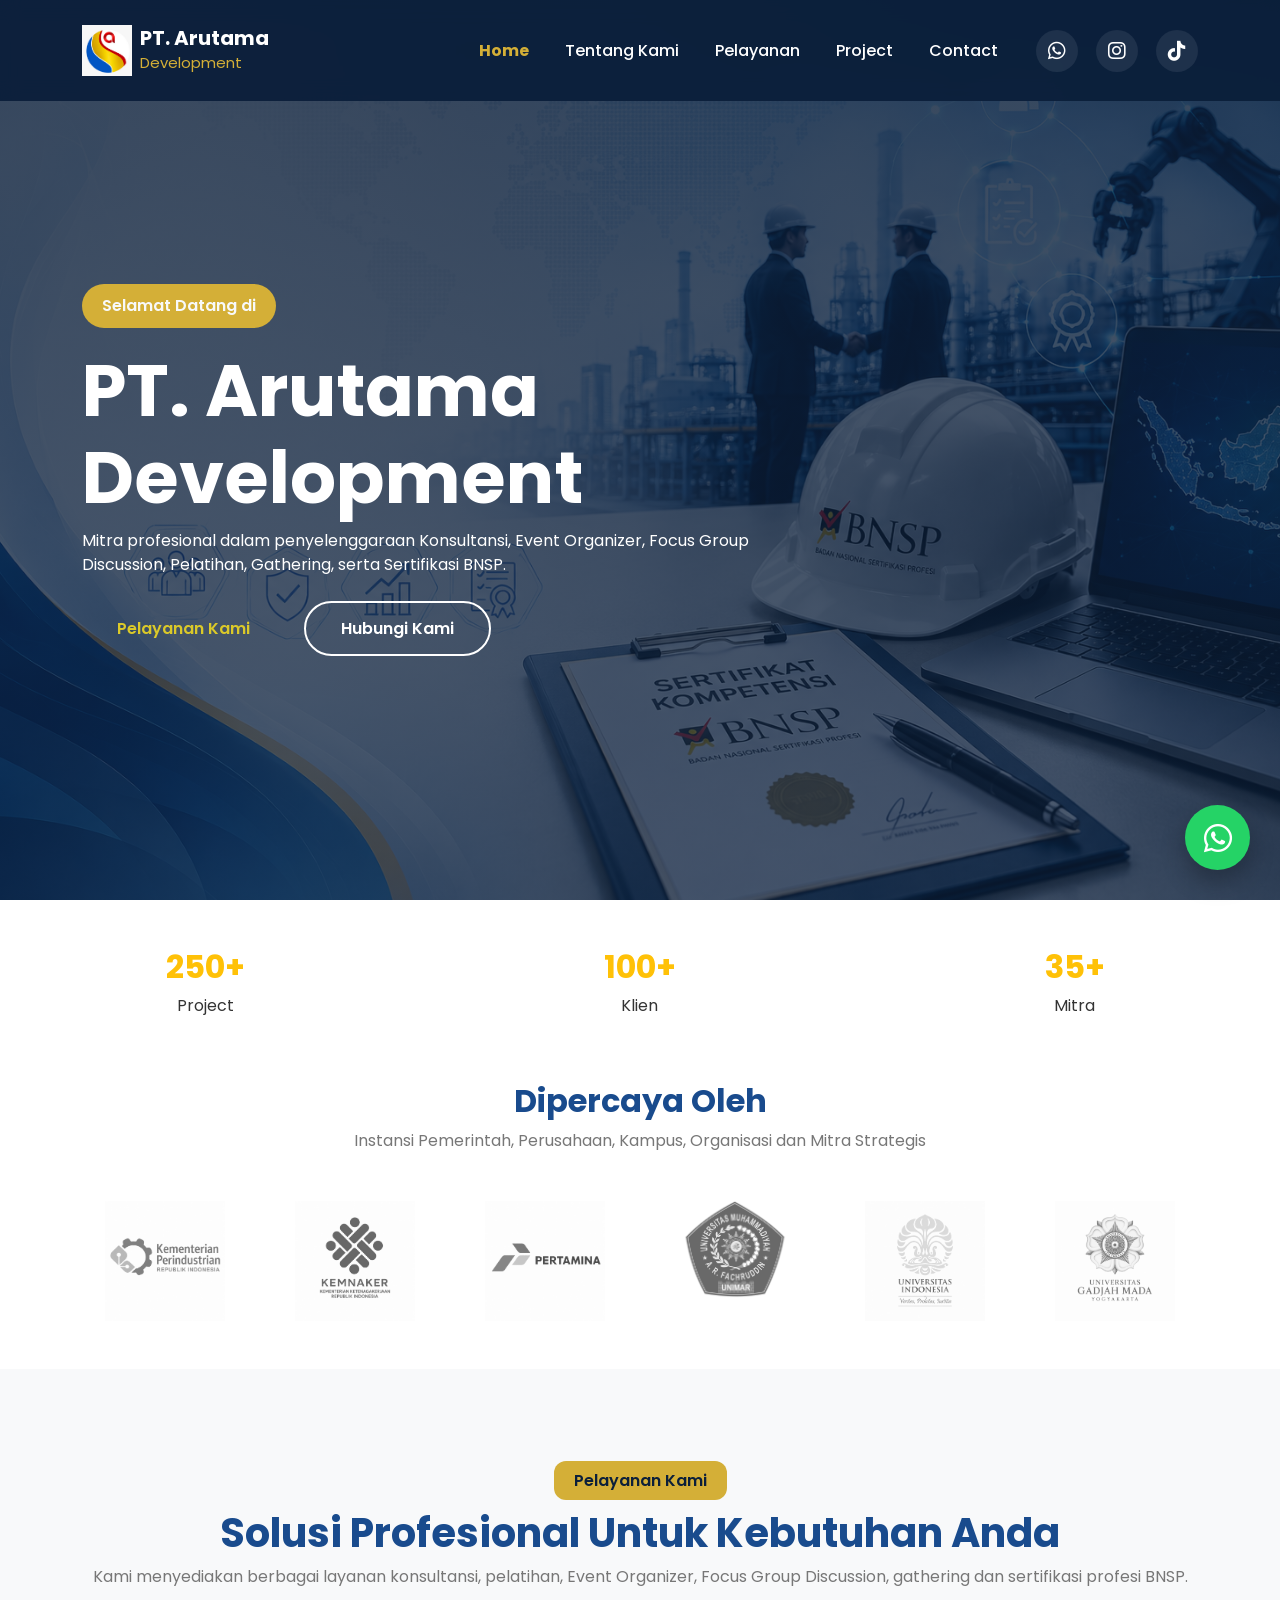
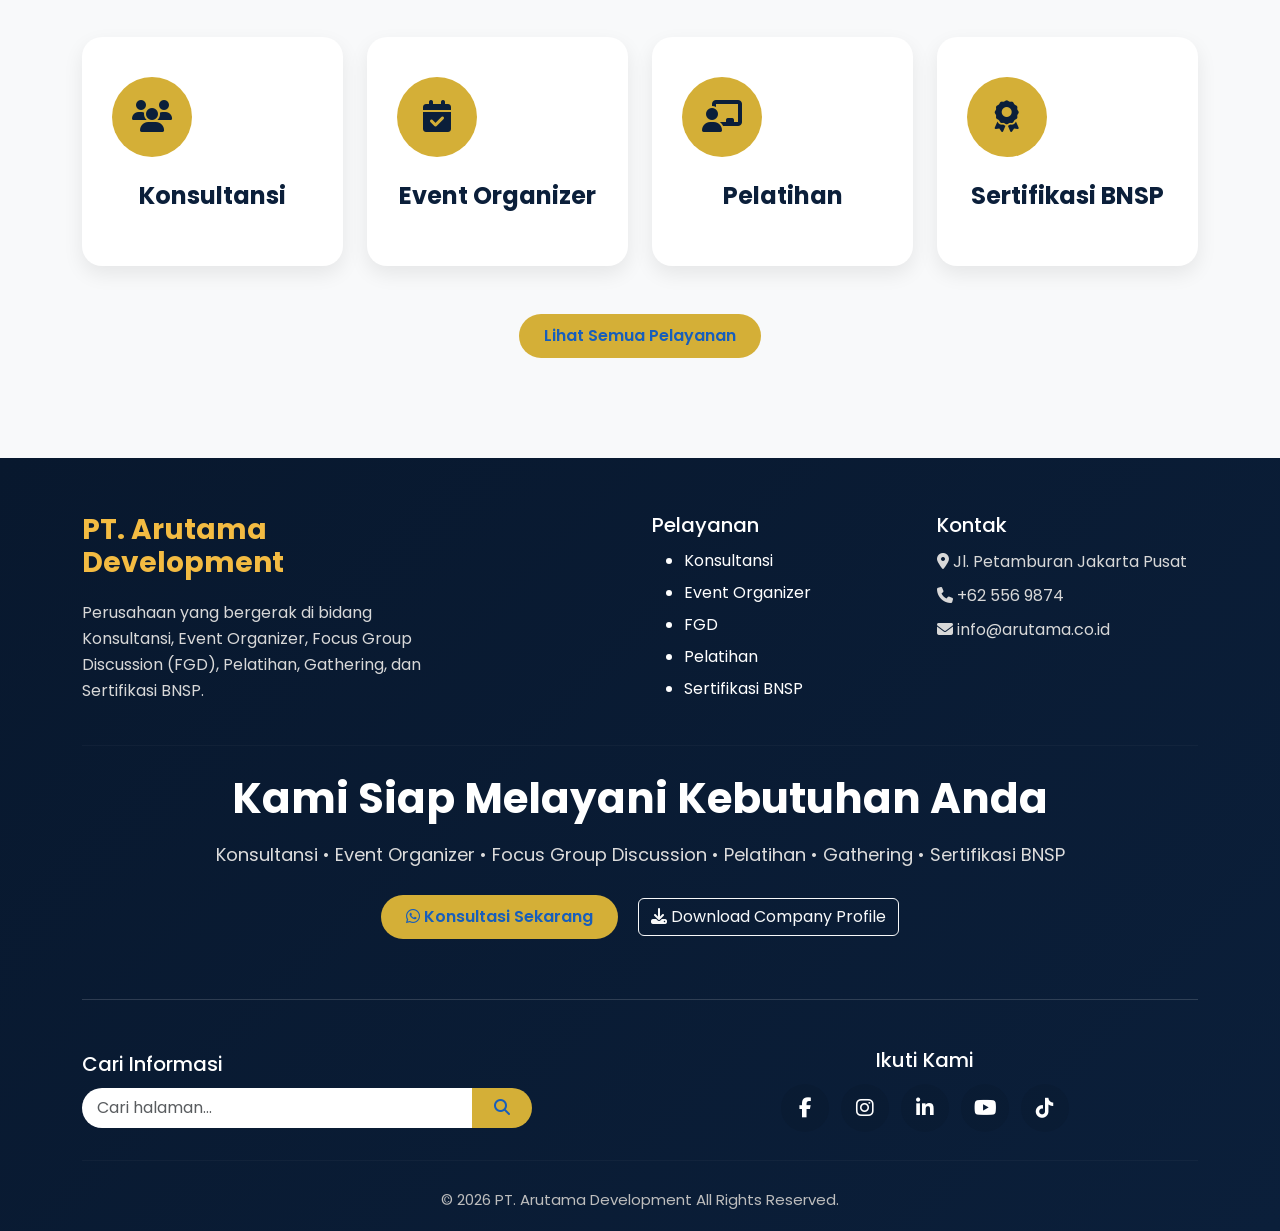
<file: index.html>
<!DOCTYPE html>
<html lang="id">

<head>

    <meta charset="UTF-8">

    <meta name="viewport" content="width=device-width, initial-scale=1.0">

    <title>PT. Arutama Development</title>

    <!-- Bootstrap CSS -->
    <link href="https://cdn.jsdelivr.net/npm/bootstrap@5.3.7/dist/css/bootstrap.min.css" rel="stylesheet">

    <!-- Font Awesome -->
    <link rel="stylesheet" href="https://cdnjs.cloudflare.com/ajax/libs/font-awesome/6.7.2/css/all.min.css">

    <!-- Google Font -->
    <link href="https://fonts.googleapis.com/css2?family=Poppins:wght@300;400;500;600;700&display=swap"
        rel="stylesheet">

    <!-- CSS -->
    <link rel="stylesheet" href="assets/css/style.css">

</head>
<!-- Floating WhatsApp -->

<a href="https://wa.me/6281311897389" class="whatsapp-float" target="_blank">

    <i class="fab fa-whatsapp"></i>

</a>

<body>

    <!-- Bootstrap JS -->
    <script src="https://cdn.jsdelivr.net/npm/bootstrap@5.3.7/dist/js/bootstrap.bundle.min.js"></script>

    <!-- JS -->
    <script src="assets/js/script.js"></script>
    <script src="assets/js/main.js"></script>
</body>
<!-- ===================== -->
<!-- Navbar -->
<!-- ===================== -->
<nav class="navbar navbar-expand-lg navbar-dark fixed-top custom-navbar">

    <div class="container">

        <!-- Logo -->
        <a class="navbar-brand d-flex align-items-center" href="#">

            <img src="assets/img/logo.png" width="50" class="me-2" alt="Logo">

            <div>

                <h5 class="m-0 fw-bold">PT. Arutama</h5>

                <small>Development</small>

            </div>

        </a>

        <!-- Tombol Mobile -->

        <button class="navbar-toggler" data-bs-toggle="collapse" data-bs-target="#navbarMenu">

            <span class="navbar-toggler-icon"></span>

        </button>

        <!-- Menu -->

        <div class="collapse navbar-collapse" id="navbarMenu">

            <ul class="navbar-nav ms-auto">

                <li class="nav-item">

                    <a class="nav-link active" href="#">Home</a>

                </li>

                <li class="nav-item">
                    <a class="nav-link" href="pages/tentang.html">Tentang Kami</a>
                </li>

                <li class="nav-item">
                    <a class="nav-link" href="pages/pelayanan.html">Pelayanan</a>
                </li>

                <li class="nav-item">
                    <a class="nav-link" href="pages/project.html">Project</a>
                </li>

                <li class="nav-item">
                    <a class="nav-link" href="pages/contact.html">Contact</a>
                </li>

            </ul>

            <div class="navbar-social">

                <a href="https://wa.me/6281311897389" target="_blank">

                    <i class="fab fa-whatsapp"></i>

                </a>

                <a href="https://instagram.com/arutamadevelopment" target="_blank">

                    <i class="fab fa-instagram"></i>

                </a>

                <a href="https://tiktok.com/company/arutamadevelopment" target="_blank">

                    <i class="fab fa-tiktok"></i>

                </a>

            </div>

        </div>

    </div>

</nav>

<!-- ===========================
     HERO SECTION
============================ -->
<section class="hero">

    <div class="hero-overlay">

        <div class="container">

            <div class="hero-content">

                <span class="hero-badge">

                    Selamat Datang di

                </span>

                <h1>

                    PT. Arutama
                    <span>Development</span>

                </h1>

                <p>

                    Mitra profesional dalam penyelenggaraan
                    Konsultansi,
                    Event Organizer,
                    Focus Group Discussion,
                    Pelatihan,
                    Gathering,
                    serta Sertifikasi BNSP.

                </p>

                <div class="hero-button">

                    <a href="pages/pelayanan.html" class="btn-gold">

                        Pelayanan Kami

                    </a>

                    <a href="pages/contact.html" class="btn-outline-custom">

                        Hubungi Kami

                    </a>

                </div>

            </div>

        </div>

    </div>

</section>
<div class="row mt-5 text-center">

    <div class="col-4">

        <h2 class="fw-bold text-warning">250+</h2>
        <p>Project</p>

    </div>

    <div class="col-4">

        <h2 class="fw-bold text-warning">100+</h2>
        <p>Klien</p>

    </div>

    <div class="col-4">

        <h2 class="fw-bold text-warning">35+</h2>
        <p>Mitra</p>

    </div>

</div>
</section>
<!-- ==========================
     TRUSTED BY
=========================== -->

<section class="trusted py-5">

    <div class="container">

        <div class="text-center mb-5">

            <h5 class="trusted-title">

                Dipercaya Oleh

            </h5>

            <p>

                Instansi Pemerintah, Perusahaan,
                Kampus, Organisasi dan Mitra Strategis

            </p>

        </div>

        <div class="row text-center g-4">

            <div class="col-6 col-md-2">

                <img src="assets/img/foto1.png" class="partner-logo img-fluid">

            </div>

            <div class="col-6 col-md-2">

                <img src="assets/img/foto2.png" class="partner-logo img-fluid">

            </div>

            <div class="col-6 col-md-2">

                <img src="assets/img/foto3.png" class="partner-logo img-fluid">

            </div>

            <div class="col-6 col-md-2">

                <img src="assets/img/foto4.png" class="partner-logo img-fluid">

            </div>

            <div class="col-6 col-md-2">

                <img src="assets/img/foto5.png" class="partner-logo img-fluid">

            </div>

            <div class="col-6 col-md-2">

                <img src="assets/img/foto6.png" class="partner-logo img-fluid">

            </div>

        </div>

    </div>

</section>
<!--==================================================
                SERVICE PREVIEW
===================================================-->

<section class="services section">

    <div class="container">

        <div class="text-center mb-5">

            <span class="section-mini">

                Pelayanan Kami

            </span>

            <h2 class="section-title mt-3">

                Solusi Profesional Untuk Kebutuhan Anda

            </h2>

            <p class="section-subtitle">

                Kami menyediakan berbagai layanan konsultansi,
                pelatihan, Event Organizer, Focus Group Discussion,
                gathering dan sertifikasi profesi BNSP.

            </p>

        </div>

        <div class="row g-4">

            <div class="col-lg-3 col-md-6">

                <div class="service-card">

                    <div class="service-icon">

                        <i class="fa-solid fa-users"></i>

                    </div>

                    <h4>Konsultansi</h4>

                </div>

            </div>

            <div class="col-lg-3 col-md-6">

                <div class="service-card">

                    <div class="service-icon">

                        <i class="fa-solid fa-calendar-check"></i>

                    </div>

                    <h4>Event Organizer</h4>

                </div>

            </div>

            <div class="col-lg-3 col-md-6">

                <div class="service-card">

                    <div class="service-icon">

                        <i class="fa-solid fa-chalkboard-user"></i>

                    </div>

                    <h4>Pelatihan</h4>

                </div>

            </div>

            <div class="col-lg-3 col-md-6">

                <div class="service-card">

                    <div class="service-icon">

                        <i class="fa-solid fa-award"></i>

                    </div>

                    <h4>Sertifikasi BNSP</h4>

                </div>

            </div>

        </div>

        <div class="text-center mt-5">

            <a href="pages/pelayanan.html" class="btn btn-warning">

                Lihat Semua Pelayanan

            </a>

        </div>

    </div>

</section>
<!--==================================================
                    FOOTER
===================================================-->

<footer class="footer">

    <div class="container">

        <div class="row gy-5">

            <!-- Company -->

            <div class="col-lg-4">

                <h3 class="footer-title">

                    PT. Arutama Development

                </h3>

                <p>

                    Perusahaan yang bergerak di bidang Konsultansi,
                    Event Organizer, Focus Group Discussion (FGD),
                    Pelatihan, Gathering, dan Sertifikasi BNSP.

                </p>

            </div>

            <!-- Menu -->

            <div class="col-lg-2">

                <h5>

            </div>

            <!-- Layanan -->

            <div class="col-lg-3">

                <h5>

                    Pelayanan

                </h5>

                <ul class="footer-link">

                    <li>Konsultansi</li>

                    <li>Event Organizer</li>

                    <li>FGD</li>

                    <li>Pelatihan</li>

                    <li>Sertifikasi BNSP</li>

                </ul>

            </div>

            <!-- Kontak -->

            <div class="col-lg-3">

                <h5>

                    Kontak

                </h5>

                <p>

                    <i class="fa-solid fa-location-dot"></i>

                    Jl. Petamburan Jakarta Pusat

                </p>

                <p>

                    <i class="fa-solid fa-phone"></i>

                    +62 556 9874

                </p>

                <p>

                    <i class="fa-solid fa-envelope"></i>

                    info@arutama.co.id

                </p>

            </div>

        </div>

        <hr>
        <!-- CTA Footer -->

        <div class="footer-cta text-center mb-5">

            <h2>

                Kami Siap Melayani Kebutuhan Anda

            </h2>

            <p>

                Konsultansi • Event Organizer • Focus Group Discussion •
                Pelatihan • Gathering • Sertifikasi BNSP

            </p>

            <div class="mt-4">

                <a href="https://wa.me/6281311897389" target="_blank" class="btn btn-warning me-3">

                    <i class="fa-brands fa-whatsapp"></i>

                    Konsultasi Sekarang

                </a>

                <a href="assets/dokumen/company-profile.pdf" class="btn btn-outline-light">

                    <i class="fa-solid fa-download"></i>

                    Download Company Profile

                </a>

            </div>

        </div>

        <!--=========================================
        SOCIAL MEDIA & SEARCH
==========================================-->

        <div class="row align-items-center mt-4">

            <!-- Search -->

            <div class="col-lg-6 mb-4 mb-lg-0">

                <h5>Cari Informasi</h5>

                <form class="search-box">

                    <div class="input-group">

                        <input type="text" class="form-control" placeholder="Cari halaman...">

                        <button class="btn btn-warning">

                            <i class="fa-solid fa-magnifying-glass"></i>

                        </button>

                    </div>

                </form>

            </div>

            <!-- Sosial Media -->

            <div class="col-lg-6 text-center">

                <h5>Ikuti Kami</h5>

                <div class="social-icon justify-content-center">

                    <a href="https://facebook.com" target="_blank">



                        <i class="fab fa-facebook-f"></i>



                    </a>



                    <a href="https://instagram.com" target="_blank">



                        <i class="fab fa-instagram"></i>



                    </a>



                    <a href="https://linkedin.com" target="_blank">



                        <i class="fab fa-linkedin-in"></i>



                    </a>



                    <a href="https://youtube.com" target="_blank">



                        <i class="fab fa-youtube"></i>



                    </a>



                    <a href="https://tiktok.com" target="_blank">



                        <i class="fab fa-tiktok"></i>



                    </a>

                </div>

            </div>

        </div>

        <hr>

        <div class="text-center copyright">

            © 2026 PT. Arutama Development

            All Rights Reserved.

        </div>

    </div>

</footer>
<button id="backTop">

    <i class="fa-solid fa-arrow-up"></i>

</button>
</file>
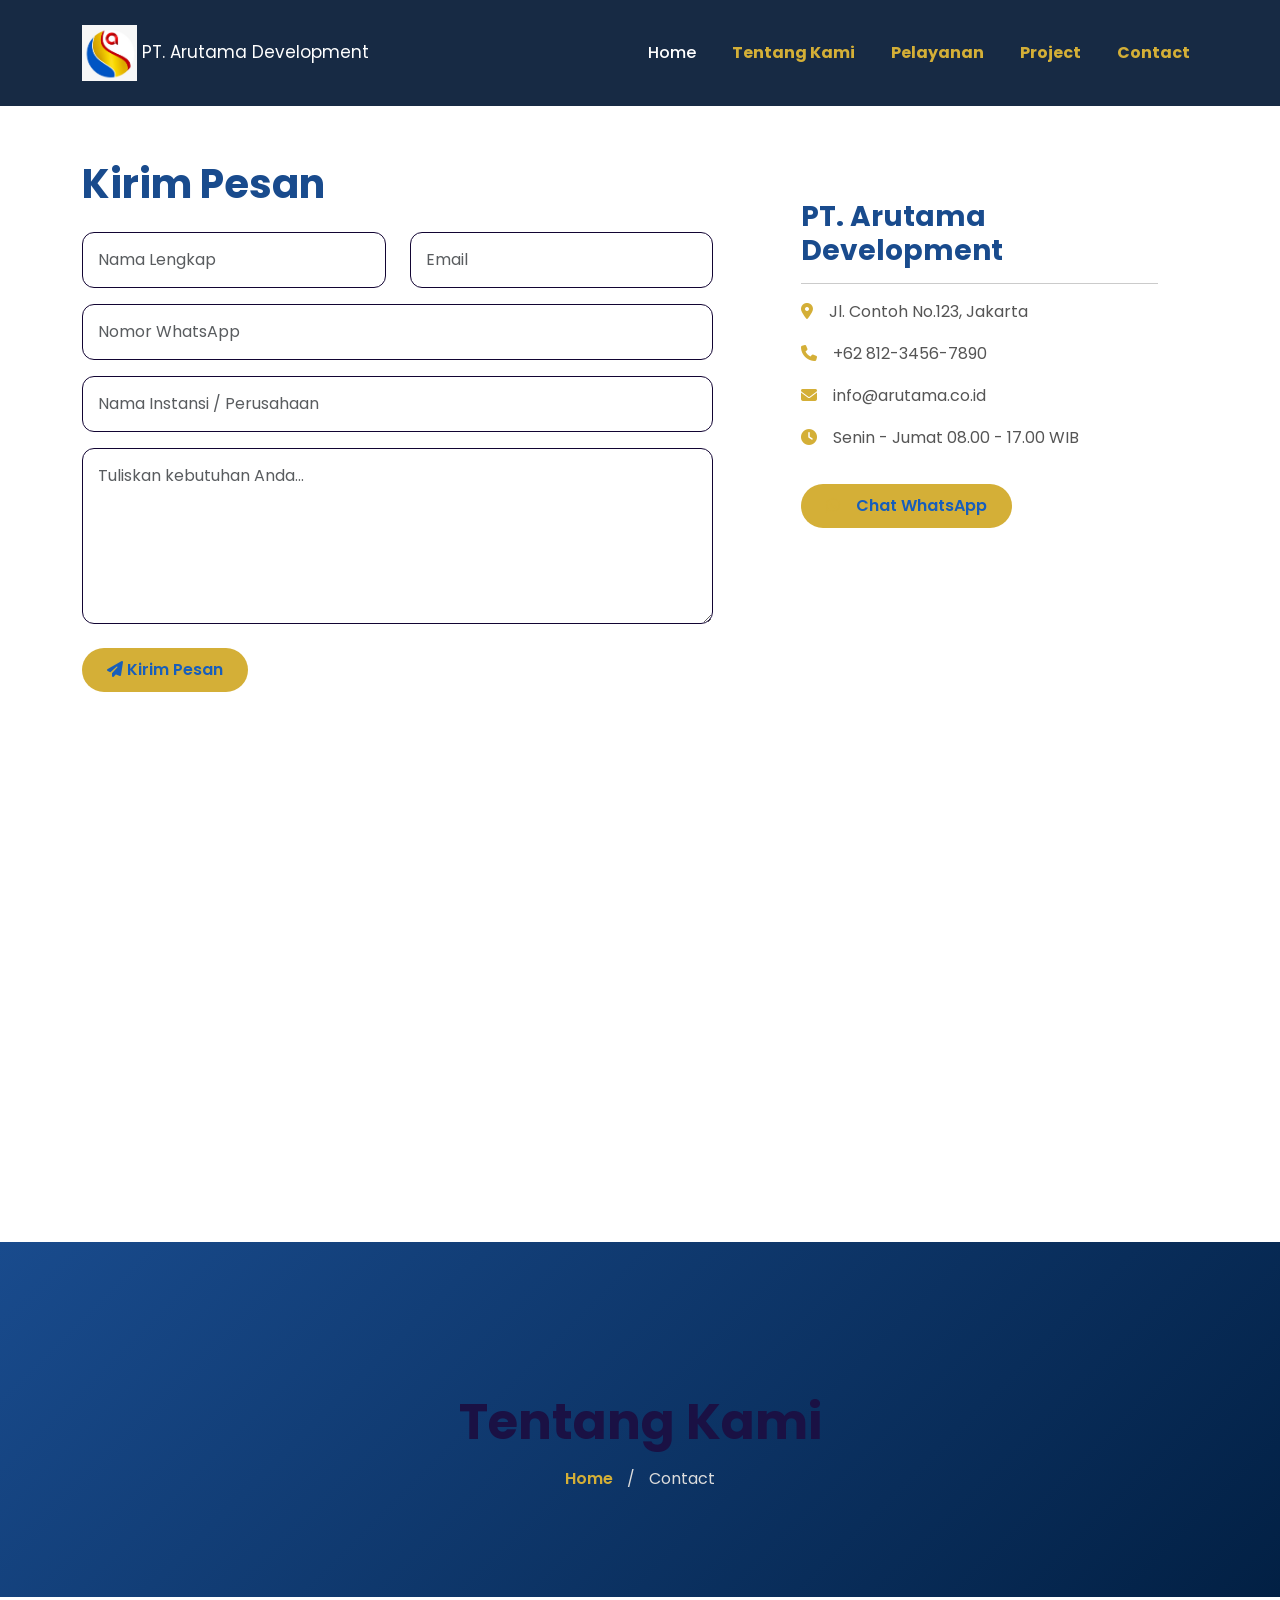
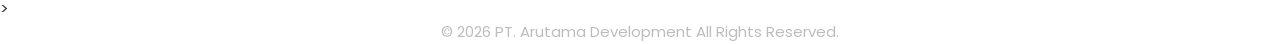
<file: pages/contact.html>
<!DOCTYPE html>
<html lang="id">

<head>

    <meta charset="UTF-8">
    <meta name="viewport" content="width=device-width, initial-scale=1.0">

    <title>Contact | PT. Arutama Development</title>

    <link href="https://cdn.jsdelivr.net/npm/bootstrap@5.3.7/dist/css/bootstrap.min.css" rel="stylesheet">

    <link rel="stylesheet" href="https://cdnjs.cloudflare.com/ajax/libs/font-awesome/6.7.2/css/all.min.css">

    <link href="https://fonts.googleapis.com/css2?family=Poppins:wght@300;400;500;600;700&display=swap"
        rel="stylesheet">

    <link rel="stylesheet" href="../assets/css/style.css">
    <link rel="stylesheet" href="../assets/css/contact.css">

</head>

<body>
    <!-- Navbar -->

    <nav class="navbar navbar-expand-lg custom-navbar">

        <div class="container">

            <a class="navbar-brand" href="../index.html">

                <img src="../assets/img/logo.png" width="55">

                PT. Arutama Development

            </a>

            <div class="collapse navbar-collapse" id="navbarNav">

                <ul class="navbar-nav ms-auto">

                    <li class="nav-item">
                        <a class="nav-link" href="../index.html">Home</a>
                    </li>

                    <li class="nav-item">
                        <a class="nav-link active" href="tentang.html">Tentang Kami</a>
                    </li>

                    <li class="nav-item">
                        <a class="nav-link active" href="pelayanan.html">Pelayanan</a>
                    </li>

                    <li class="nav-item">
                        <a class="nav-link active" href="project.html">Project</a>
                    </li>

                    <li class="nav-item">
                        <a class="nav-link active" href="contact.html">Contact</a>
                    </li>

                </ul>

            </div>

        </div>

    </nav>
    <section class="page-section contact-section">

        <div class="container">

            <div class="row g-5">

                <!-- FORM -->

                <div class="col-lg-7">

                    <h2 class="section-title mb-4">

                        Kirim Pesan

                    </h2>

                    <form>

                        <div class="row">

                            <div class="col-md-6 mb-3">

                                <input type="text" class="form-control" placeholder="Nama Lengkap" required>

                            </div>

                            <div class="col-md-6 mb-3">

                                <input type="email" class="form-control" placeholder="Email" required>

                            </div>

                        </div>

                        <input type="text" class="form-control mb-3" placeholder="Nomor WhatsApp">

                        <input type="text" class="form-control mb-3" placeholder="Nama Instansi / Perusahaan">

                        <textarea class="form-control mb-4" rows="6"
                            placeholder="Tuliskan kebutuhan Anda..."></textarea>

                        <button class="btn btn-warning">

                            <i class="fa-solid fa-paper-plane"></i>

                            Kirim Pesan

                        </button>

                    </form>

                </div>
                <!-- INFO -->

                <div class="col-lg-5">

                    <div class="contact-card">

                        <h3>

                            PT. Arutama Development

                        </h3>

                        <hr>

                        <p>

                            <i class="fa-solid fa-location-dot"></i>

                            Jl. Contoh No.123, Jakarta

                        </p>

                        <p>

                            <i class="fa-solid fa-phone"></i>

                            +62 812-3456-7890

                        </p>

                        <p>

                            <i class="fa-solid fa-envelope"></i>

                            info@arutama.co.id

                        </p>

                        <p>

                            <i class="fa-solid fa-clock"></i>

                            Senin - Jumat

                            08.00 - 17.00 WIB

                        </p>

                        <a href="#" class="btn btn-warning mt-3">

                            <i class="fa-brands fa-whatsapp"></i>

                            Chat WhatsApp

                        </a>

                    </div>

                </div>

            </div>

        </div>

    </section>
    <section class="map">

        <iframe src="https://www.google.com/maps?q=Jakarta&output=embed" width="100%" height="450" style="border:0;"
            allowfullscreen="" loading="lazy">

        </iframe>
<!--=========================================
            PAGE HEADER
==========================================-->

<section class="page-header">

    <div class="container text-center">

        <h1>Tentang Kami</h1>

        <p>

            <a href="../index.html">Home</a>

            <span>/</span>

            Contact

        </p>

    </div>
    </section>>

        <div class="text-center copyright">

            © 2026 PT. Arutama Development

            All Rights Reserved.

        </div>

    </div>

</footer>
</file>
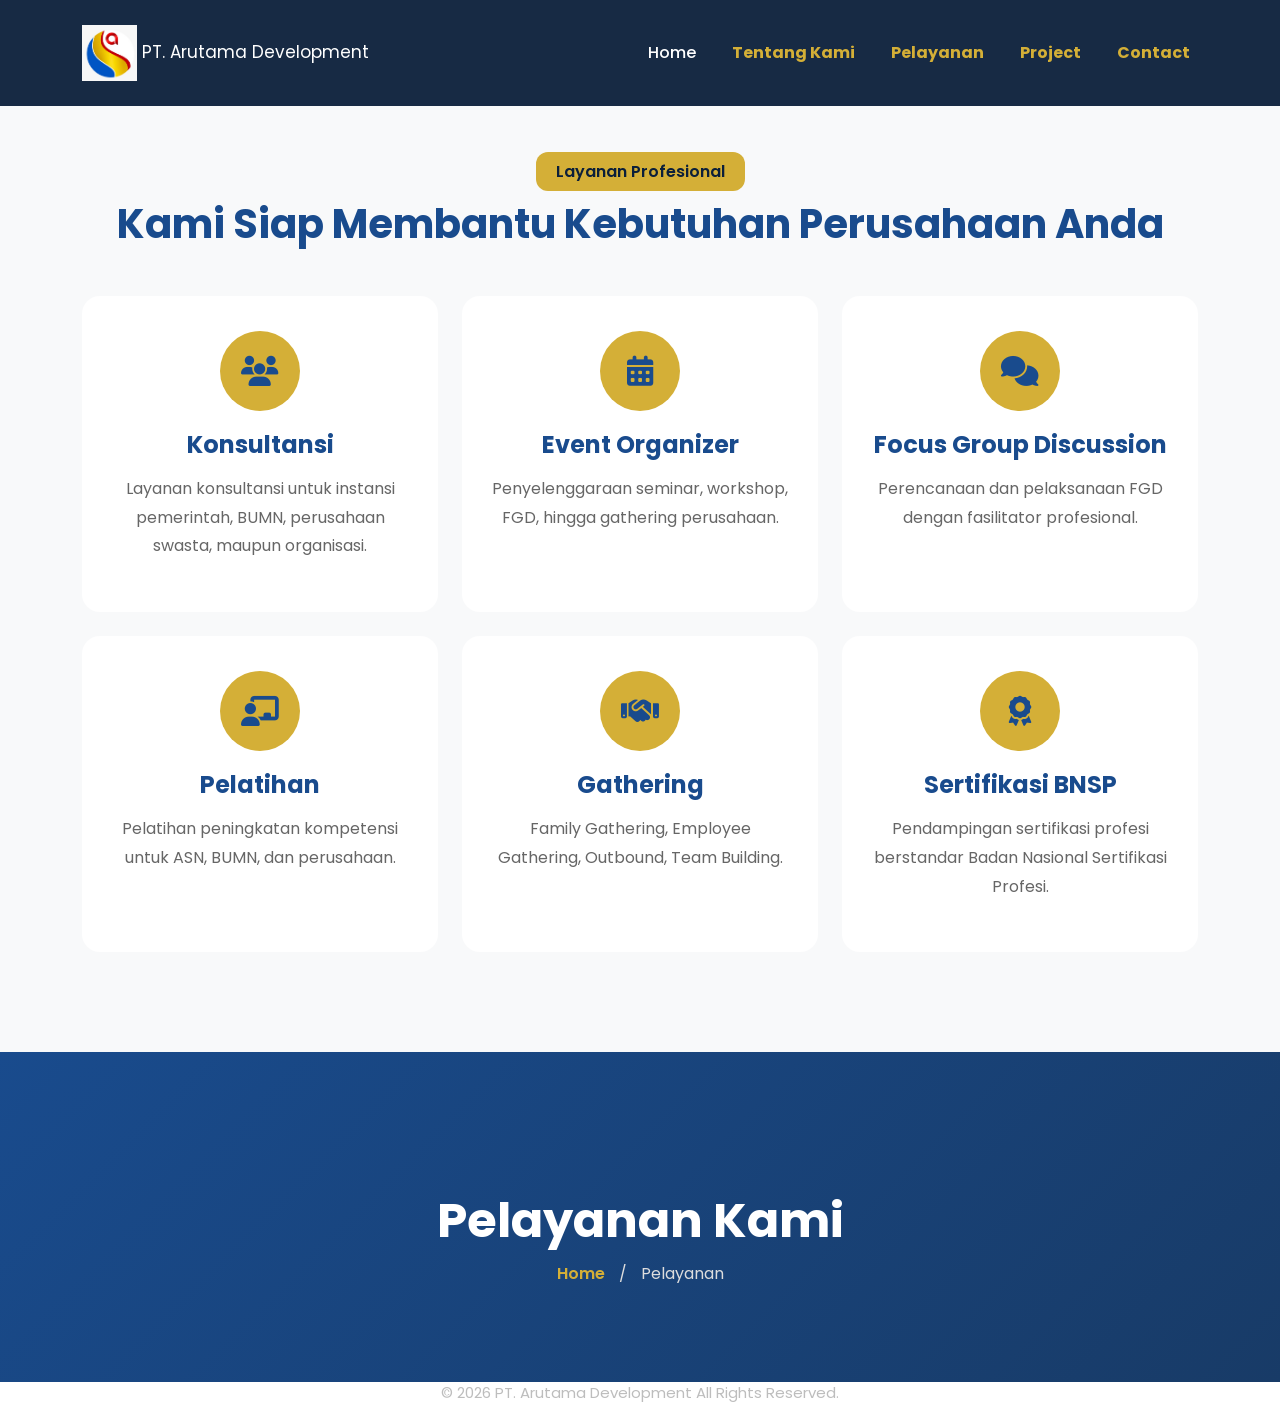
<file: pages/pelayanan.html>
<!DOCTYPE html>
<html lang="id">

<head>

    <meta charset="UTF-8">

    <meta name="viewport" content="width=device-width, initial-scale=1.0">

    <title>Pelayanan | PT. Arutama Development</title>

    <link href="https://cdn.jsdelivr.net/npm/bootstrap@5.3.7/dist/css/bootstrap.min.css" rel="stylesheet">

    <link rel="stylesheet" href="https://cdnjs.cloudflare.com/ajax/libs/font-awesome/6.7.2/css/all.min.css">

    <link href="https://fonts.googleapis.com/css2?family=Poppins:wght@300;400;500;600;700&display=swap"
        rel="stylesheet">

    <link rel="stylesheet" href="../assets/css/style.css">

    <link rel="stylesheet" href="../assets/css/pelayanan.css">

</head>

<body>
    <!-- Navbar -->

    <nav class="navbar navbar-expand-lg fixed-top custom-navbar">

        <div class="container">

            <a class="navbar-brand" href="../index.html">

                <img src="../assets/img/logo.png" width="55">

                PT. Arutama Development

            </a>

            <div class="collapse navbar-collapse" id="navbarNav">

                <ul class="navbar-nav ms-auto">

                    <li class="nav-item">
                        <a class="nav-link" href="../index.html">Home</a>
                    </li>

                    <li class="nav-item">
                        <a class="nav-link active" href="tentang.html">Tentang Kami</a>
                    </li>

                    <li class="nav-item">
                        <a class="nav-link active" href="pelayanan.html">Pelayanan</a>
                    </li>

                    <li class="nav-item">
                        <a class="nav-link active" href="project.html">Project</a>
                    </li>

                    <li class="nav-item">
                        <a class="nav-link active" href="contact.html">Contact</a>
                    </li>

                </ul>

            </div>

        </div>

    </nav>

    <section class="services page-section">

        <div class="container">

            <div class="text-center mb-5">

                <span class="section-mini">

                    Layanan Profesional

                </span>

                <h2 class="section-title mt-3">

                    Kami Siap Membantu Kebutuhan Perusahaan Anda

                </h2>

            </div>

            <div class="row g-4">
                <div class="col-lg-4">

                    <div class="service-card">

                        <div class="service-icon">

                            <i class="fa-solid fa-users"></i>

                        </div>

                        <h4>Konsultansi</h4>

                        <p>

                            Layanan konsultansi untuk instansi pemerintah,
                            BUMN, perusahaan swasta, maupun organisasi.

                        </p>

                    </div>

                </div>
                <div class="col-lg-4">

                    <div class="service-card">

                        <div class="service-icon">

                            <i class="fa-solid fa-calendar-days"></i>

                        </div>

                        <h4>Event Organizer</h4>

                        <p>

                            Penyelenggaraan seminar,
                            workshop,
                            FGD,
                            hingga gathering perusahaan.

                        </p>

                    </div>

                </div>
                <div class="col-lg-4">

                    <div class="service-card">

                        <div class="service-icon">

                            <i class="fa-solid fa-comments"></i>

                        </div>

                        <h4>Focus Group Discussion</h4>

                        <p>

                            Perencanaan dan pelaksanaan FGD
                            dengan fasilitator profesional.

                        </p>

                    </div>

                </div>
                <div class="col-lg-4">

                    <div class="service-card">

                        <div class="service-icon">

                            <i class="fa-solid fa-chalkboard-user"></i>

                        </div>

                        <h4>Pelatihan</h4>

                        <p>

                            Pelatihan peningkatan kompetensi
                            untuk ASN,
                            BUMN,
                            dan perusahaan.

                        </p>

                    </div>

                </div>
                <div class="col-lg-4">

                    <div class="service-card">

                        <div class="service-icon">

                            <i class="fa-solid fa-handshake"></i>

                        </div>

                        <h4>Gathering</h4>

                        <p>

                            Family Gathering,
                            Employee Gathering,
                            Outbound,
                            Team Building.

                        </p>

                    </div>

                </div>
                <div class="col-lg-4">

                    <div class="service-card">

                        <div class="service-icon">

                            <i class="fa-solid fa-award"></i>

                        </div>

                        <h4>Sertifikasi BNSP</h4>

                        <p>

                            Pendampingan sertifikasi profesi
                            berstandar Badan Nasional
                            Sertifikasi Profesi.

                        </p>

                    </div>

                </div>

            </div>

        </div>

    </section>
    <section class="page-header">

        <div class="container text-center">

            <h1>Pelayanan Kami</h1>

            <p>

                <a href="../index.html">

                    Home

                </a>

                <span>/</span>

                Pelayanan

            </p>

        </div>

    </section>
    <div class="text-center copyright">

        © 2026 PT. Arutama Development

        All Rights Reserved.

    </div>

    </div>

    </footer>
</file>
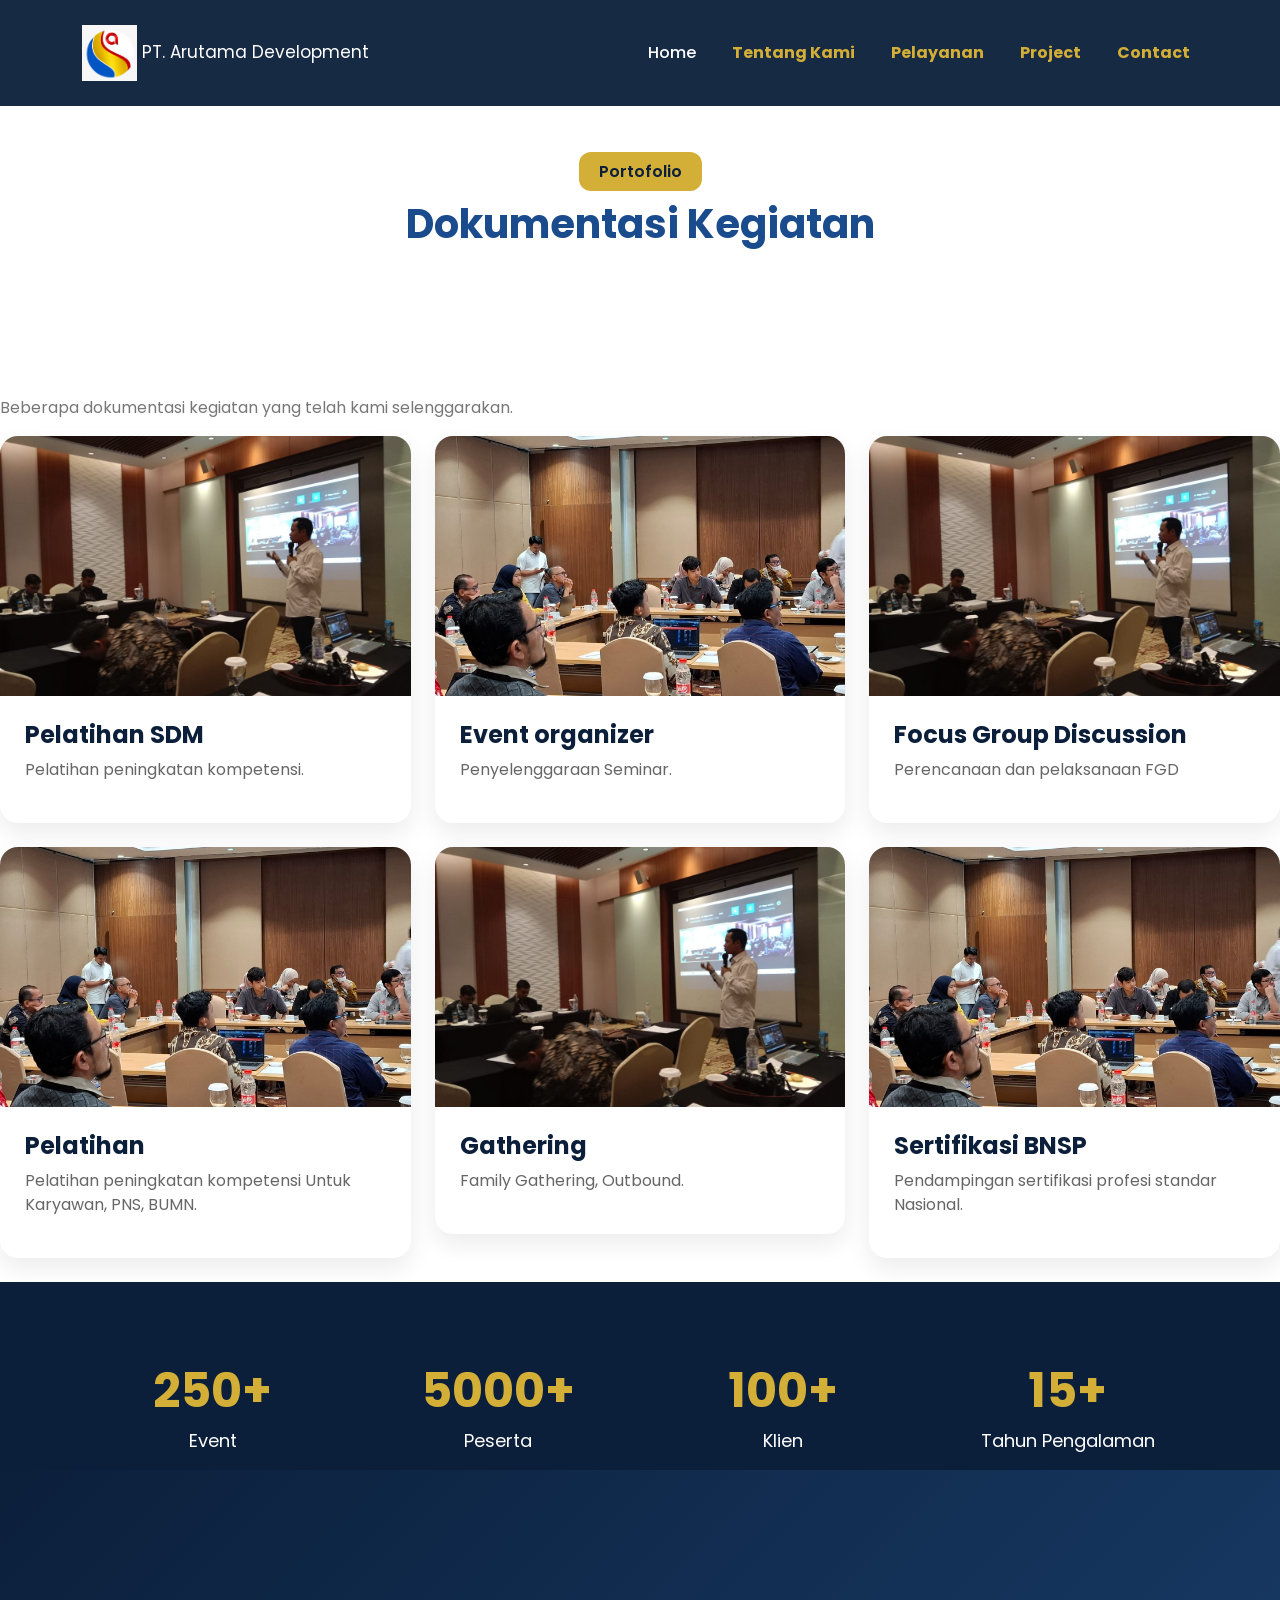
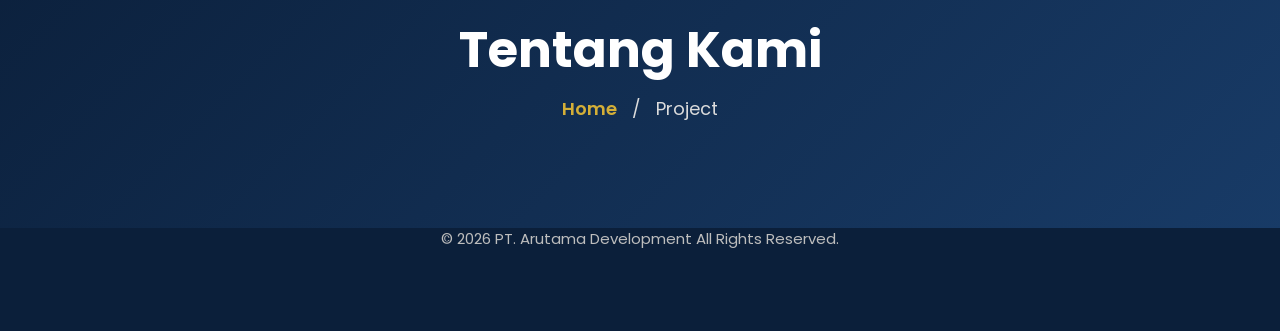
<file: pages/project.html>
<!DOCTYPE html>
<html lang="id">

<head>

    <meta charset="UTF-8">

    <meta name="viewport" content="width=device-width, initial-scale=1.0">

    <title>Project | PT. Arutama Development</title>

    <!-- Bootstrap -->
    <link href="https://cdn.jsdelivr.net/npm/bootstrap@5.3.7/dist/css/bootstrap.min.css" rel="stylesheet">

    <!-- Font Awesome -->
    <link rel="stylesheet" href="https://cdnjs.cloudflare.com/ajax/libs/font-awesome/6.7.2/css/all.min.css">

    <!-- Google Font -->
    <link href="https://fonts.googleapis.com/css2?family=Poppins:wght@300;400;500;600;700&display=swap"
        rel="stylesheet">

    <!-- CSS -->
    <link rel="stylesheet" href="../assets/css/style.css">

    <link rel="stylesheet" href="../assets/css/project.css">

</head>

<body>
    <!-- Navbar -->

    <nav class="navbar navbar-expand-lg custom-navbar">

        <div class="container">

            <a class="navbar-brand" href="../index.html">

                <img src="../assets/img/logo.png" width="55">

                PT. Arutama Development

            </a>

            <div class="collapse navbar-collapse" id="navbarNav">

                <ul class="navbar-nav ms-auto">

                    <li class="nav-item">
                        <a class="nav-link" href="../index.html">Home</a>
                    </li>

                    <li class="nav-item">
                        <a class="nav-link active" href="tentang.html">Tentang Kami</a>
                    </li>

                    <li class="nav-item">
                        <a class="nav-link active" href="pelayanan.html">Pelayanan</a>
                    </li>

                    <li class="nav-item">
                        <a class="nav-link active" href="project.html">Project</a>
                    </li>

                    <li class="nav-item">
                        <a class="nav-link active" href="contact.html">Contact</a>
                    </li>

                </ul>

            </div>

        </div>

    </nav>
    <section class="project-section page-section">

        <div class="container">

            <div class="text-center mb-5">

                <span class="section-mini">

                    Portofolio

                </span>

                <h2 class="section-title mt-3">

                    Dokumentasi Kegiatan

                </h2>

            </div>

        </div>

    </section>
    <p class="section-subtitle">

        Beberapa dokumentasi kegiatan yang telah kami selenggarakan.

    </p>

    </div>

    <div class="row g-4">
        <div class="col-lg-4">

            <div class="project-card">

                <img src="../assets/img/project4.jpeg" class="img-fluid">

                <div class="project-content">

                    <h4>

                        Pelatihan SDM

                    </h4>

                    <p>

                        Pelatihan peningkatan kompetensi.

                    </p>

                </div>

            </div>

        </div>
        <div class="col-lg-4">

            <div class="project-card">

                <img src="../assets/img/project6.jpeg" class="img-fluid">

                <div class="project-content">

                    <h4>

                        Event organizer

                    </h4>

                    <p>

                        Penyelenggaraan Seminar.

                    </p>

                </div>

            </div>

        </div>
        <div class="col-lg-4">

            <div class="project-card">

                <img src="../assets/img/project4.jpeg" class="img-fluid">

                <div class="project-content">

                    <h4>

                        Focus Group Discussion

                    </h4>

                    <p>

                        Perencanaan dan pelaksanaan FGD

                    </p>

                </div>

            </div>

        </div>
        <div class="col-lg-4">

            <div class="project-card">

                <img src="../assets/img/project6.jpeg" class="img-fluid">

                <div class="project-content">

                    <h4>

                        Pelatihan

                    </h4>

                    <p>

                        Pelatihan peningkatan kompetensi Untuk Karyawan, PNS, BUMN.

                    </p>

                </div>

            </div>

        </div>
        <div class="col-lg-4">

            <div class="project-card">

                <img src="../assets/img/project4.jpeg" class="img-fluid">

                <div class="project-content">

                    <h4>

                        Gathering

                    </h4>

                    <p>

                        Family Gathering, Outbound.

                    </p>

                </div>

            </div>

        </div>
        <div class="col-lg-4">

            <div class="project-card">

                <img src="../assets/img/project6.jpeg" class="img-fluid">

                <div class="project-content">

                    <h4>

                        Sertifikasi BNSP

                    </h4>

                    <p>

                        Pendampingan sertifikasi profesi standar Nasional.

                    </p>

                </div>

            </div>

        </div>
        <section class="counter">

            <div class="container">

                <div class="row text-center">

                    <div class="col-md-3">

                        <h2>

                            250+

                        </h2>

                        <p>

                            Event

                        </p>

                    </div>

                    <div class="col-md-3">

                        <h2>

                            5000+

                        </h2>

                        <p>

                            Peserta

                        </p>

                    </div>

                    <div class="col-md-3">

                        <h2>

                            100+

                        </h2>

                        <p>

                            Klien

                        </p>

                    </div>

                    <div class="col-md-3">

                        <h2>

                            15+

                        </h2>

                        <p>

                            Tahun Pengalaman

                        </p>

                    </div>

                </div>

            </div>
<!--=========================================
            PAGE HEADER
==========================================-->

            <section class="page-header">

                <div class="container text-center">

                    <h1>Tentang Kami</h1>

                    <p>

                        <a href="../index.html">Home</a>

                        <span>/</span>

                        Project

                    </p>

                </div>
            </section>
            <div class="text-center copyright">

                © 2026 PT. Arutama Development

                All Rights Reserved.

            </div>

    </div>

    </footer>
</file>
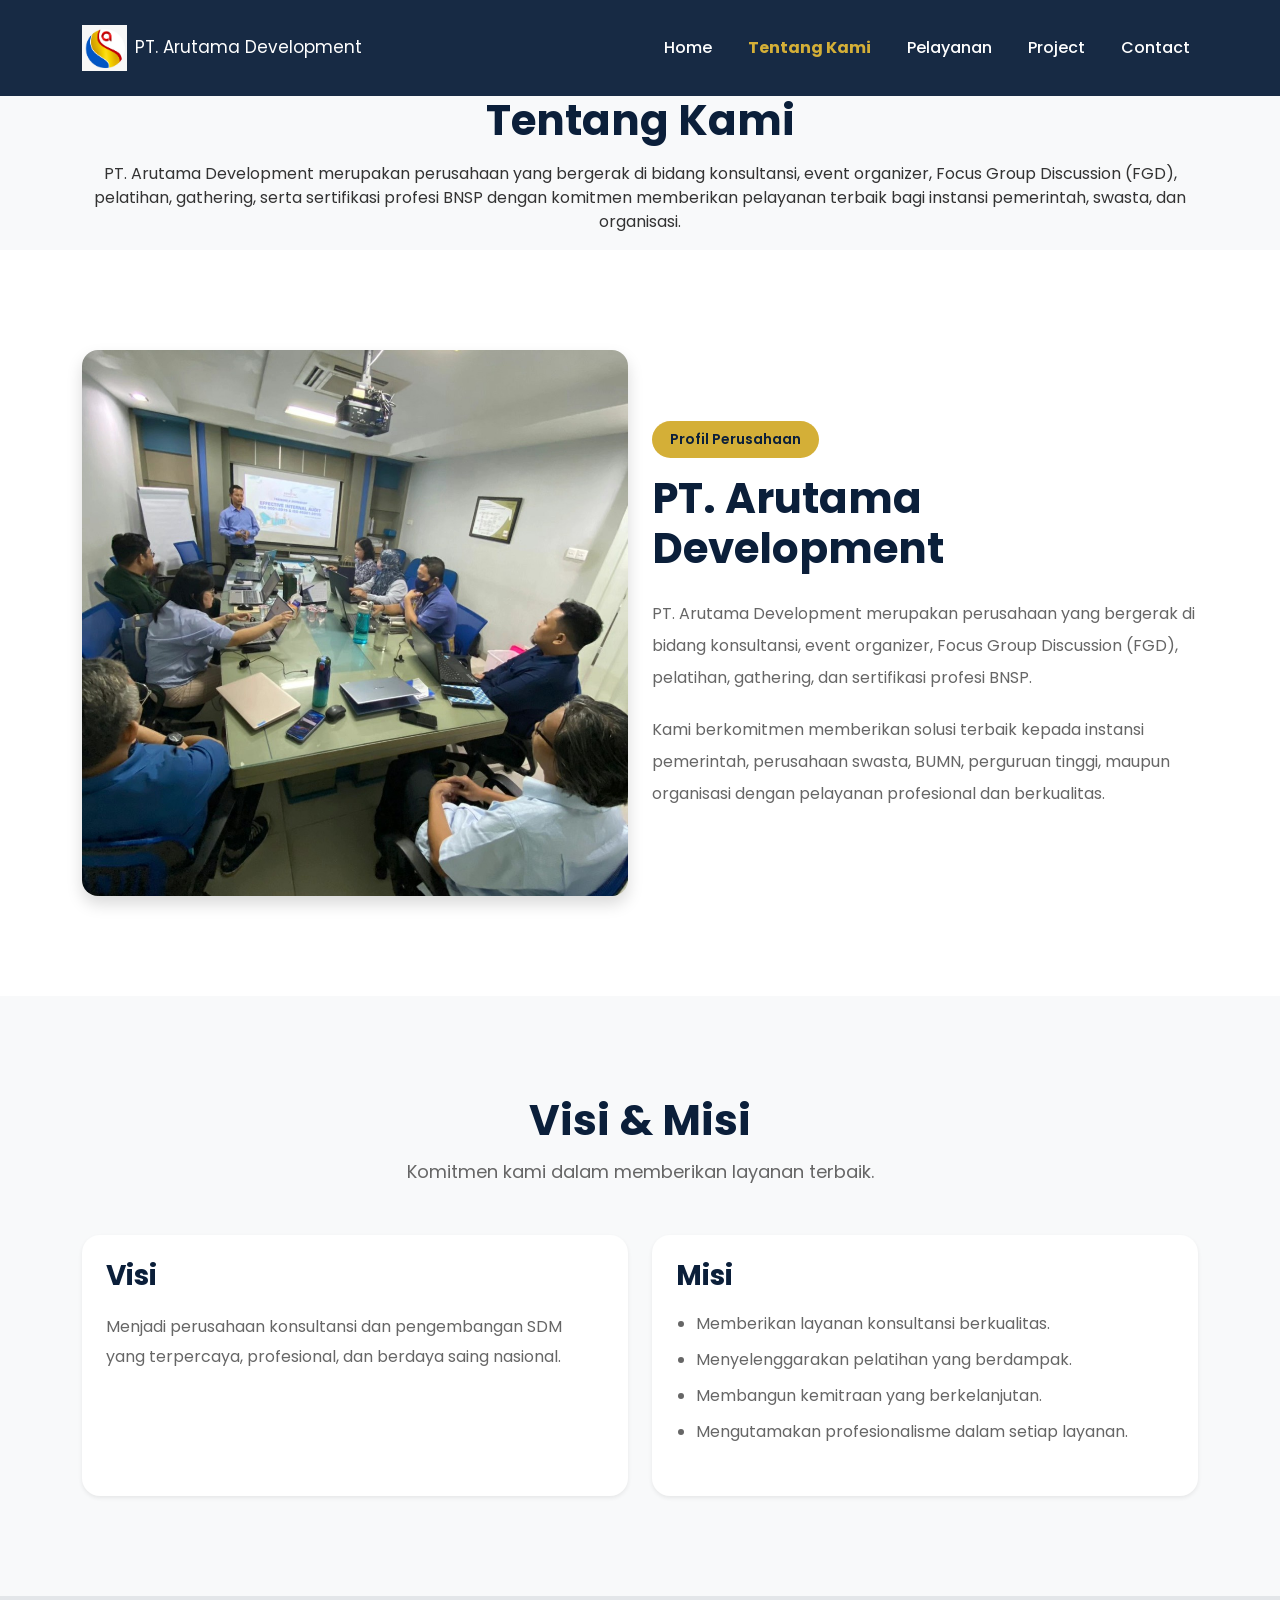
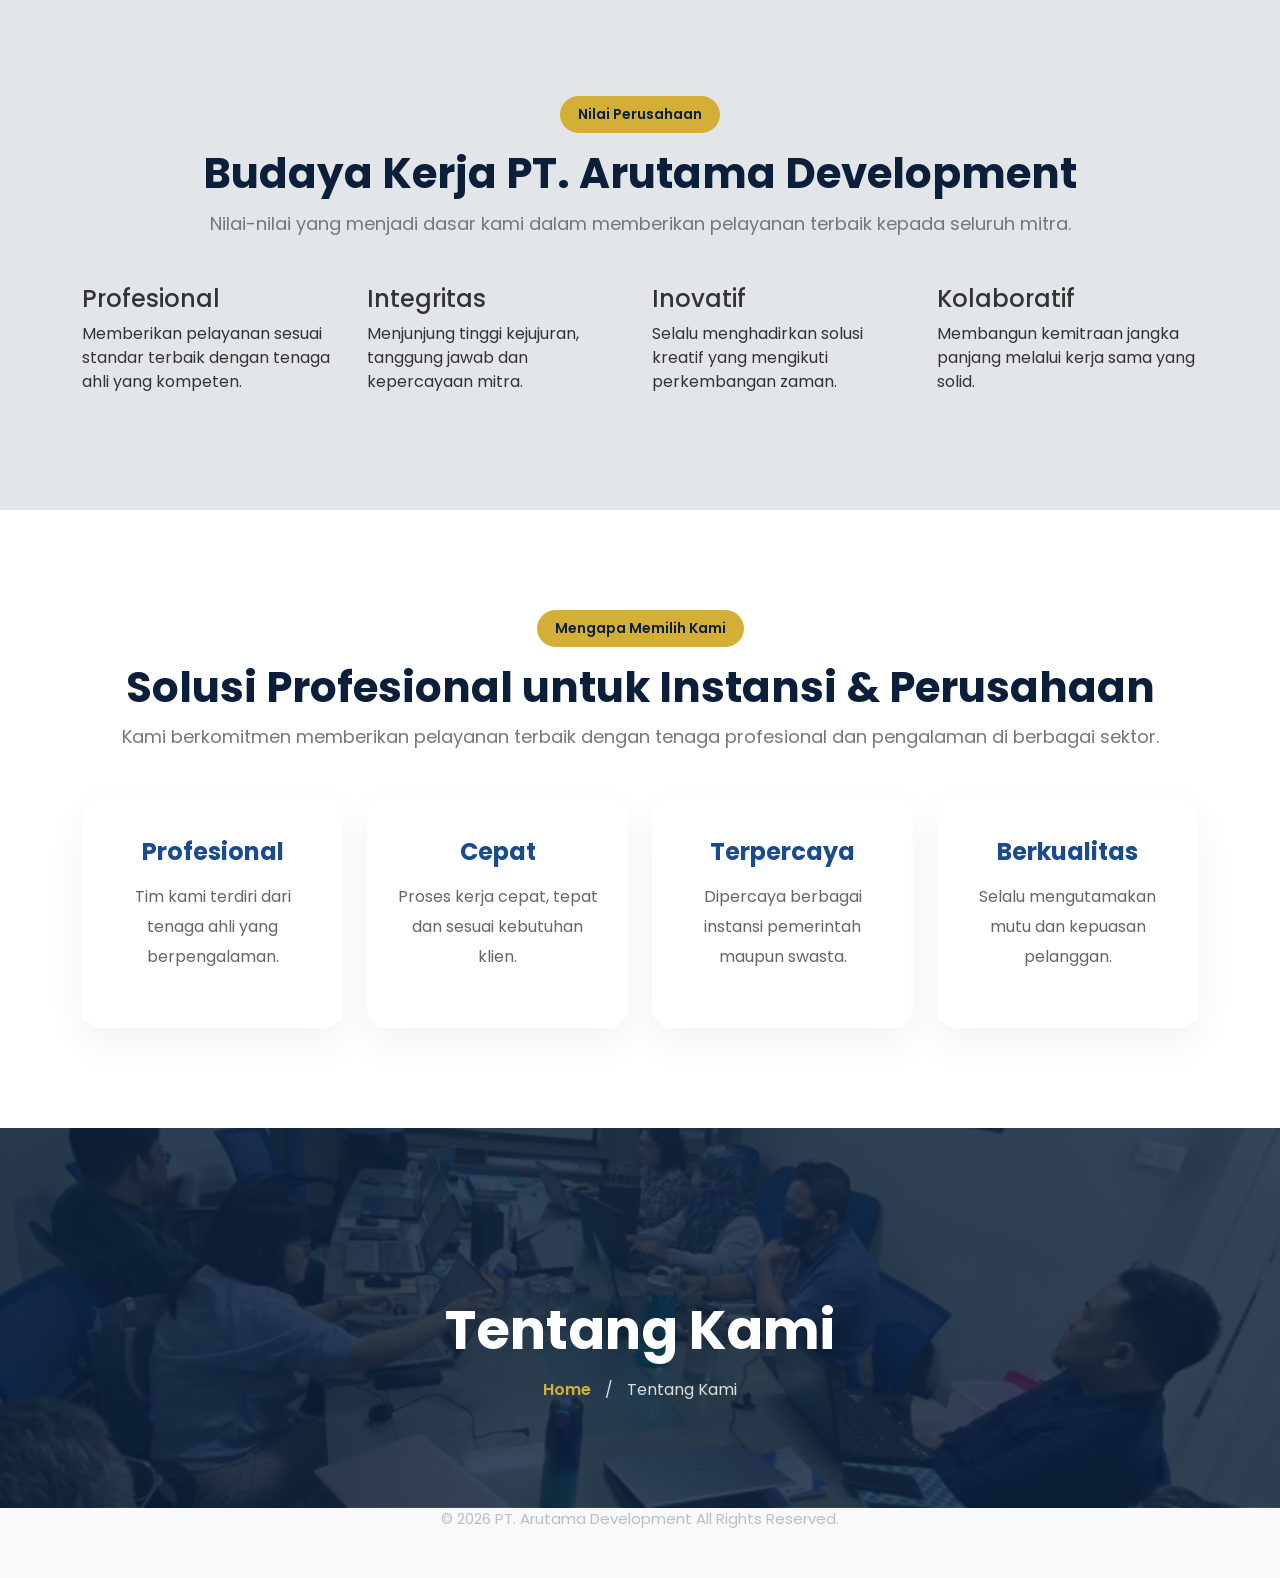
<file: pages/tentang.html>
<!DOCTYPE html>
<html lang="id">

<head>

    <meta charset="UTF-8">
    <meta name="viewport" content="width=device-width, initial-scale=1.0">

    <title>Tentang Kami | PT. Arutama Development</title>

    <!-- Bootstrap -->
    <link href="https://cdn.jsdelivr.net/npm/bootstrap@5.3.7/dist/css/bootstrap.min.css" rel="stylesheet">

    <!-- Google Font -->
    <link href="https://fonts.googleapis.com/css2?family=Poppins:wght@300;400;500;600;700&display=swap"
        rel="stylesheet">

    <!-- CSS -->
    <link rel="stylesheet" href="../assets/css/style.css">

</head>

<body>

    <nav class="navbar navbar-expand-lg fixed-top custom-navbar">

    <div class="container">

        <!-- Logo -->
        <a class="navbar-brand d-flex align-items-center" href="../index.html">
            <img src="../assets/img/logo.png" width="45" class="me-2">
            <span>PT. Arutama Development</span>
        </a>

        <!-- Tombol Hamburger -->
        <button class="navbar-toggler"
                type="button"
                data-bs-toggle="collapse"
                data-bs-target="#navbarNav"
                aria-controls="navbarNav"
                aria-expanded="false"
                aria-label="Toggle navigation">

            <i class="fa-solid fa-bars text-white"></i>

        </button>

        <!-- Menu -->
        <div class="collapse navbar-collapse" id="navbarNav">

            <ul class="navbar-nav ms-auto">

                <li class="nav-item">
                    <a class="nav-link" href="../index.html">
                        <i class="fa-solid fa-house me-2"></i>Home
                    </a>
                </li>

                <li class="nav-item">
                    <a class="nav-link active" href="tentang.html">
                        Tentang Kami
                    </a>
                </li>

                <li class="nav-item">
                    <a class="nav-link" href="pelayanan.html">
                        Pelayanan
                    </a>
                </li>

                <li class="nav-item">
                    <a class="nav-link" href="project.html">
                        Project
                    </a>
                </li>

                <li class="nav-item">
                    <a class="nav-link" href="contact.html">
                        Contact
                    </a>
                </li>

            </ul>

        </div>

    </div>

</nav>

    <!-- Banner -->

    <section class="py-5 mt-5">

        <div class="container text-center">

            <h1 class="section-title">

                Tentang Kami

            </h1>

            <p class="mt-3">

                PT. Arutama Development merupakan perusahaan yang bergerak di bidang
                konsultansi, event organizer, Focus Group Discussion (FGD), pelatihan,
                gathering, serta sertifikasi profesi BNSP dengan komitmen memberikan
                pelayanan terbaik bagi instansi pemerintah, swasta, dan organisasi.

            </p>

        </div>

</body>

</html>
<!--==================================================
                PROFIL PERUSAHAAN
===================================================-->

<section class="company-profile page-section">

    <div class="container">

        <div class="row align-items-center gy-5">

            <div class="col-lg-6">

                <img src="../assets/img/about.jpg" class="img-fluid rounded-4 shadow"
                    alt="Tentang PT. Arutama Development">

            </div>

            <div class="col-lg-6">

                <span class="section-mini">

                    Profil Perusahaan

                </span>

                <h2 class="section-title mt-3">

                    PT. Arutama Development

                </h2>

                <p class="mt-4">

                    PT. Arutama Development merupakan perusahaan yang bergerak
                    di bidang konsultansi, event organizer, Focus Group Discussion
                    (FGD), pelatihan, gathering, dan sertifikasi profesi BNSP.

                </p>

                <p>

                    Kami berkomitmen memberikan solusi terbaik kepada instansi
                    pemerintah, perusahaan swasta, BUMN, perguruan tinggi,
                    maupun organisasi dengan pelayanan profesional dan berkualitas.

                </p>

            </div>

        </div>

    </div>

</section>
<!--==================================================
                    VISI MISI
===================================================-->

<section class="vision-mission section bg-light">

    <div class="container">

        <div class="text-center mb-5">

            <h2 class="section-title">

                Visi & Misi

            </h2>

            <p class="section-subtitle">

                Komitmen kami dalam memberikan layanan terbaik.

            </p>

        </div>

        <div class="row g-4">

            <div class="col-lg-6">

                <div class="card h-100 shadow-sm border-0 p-4">

                    <h3>Visi</h3>

                    <p>

                        Menjadi perusahaan konsultansi dan pengembangan SDM yang
                        terpercaya, profesional, dan berdaya saing nasional.

                    </p>

                </div>

            </div>

            <div class="col-lg-6">

                <div class="card h-100 shadow-sm border-0 p-4">

                    <h3>Misi</h3>

                    <ul>

                        <li>Memberikan layanan konsultansi berkualitas.</li>

                        <li>Menyelenggarakan pelatihan yang berdampak.</li>

                        <li>Membangun kemitraan yang berkelanjutan.</li>

                        <li>Mengutamakan profesionalisme dalam setiap layanan.</li>

                    </ul>

                </div>

            </div>

        </div>

    </div>

</section>
<!--=========================================
            CORE VALUES
==========================================-->

<section class="core-values">

    <div class="container">

        <div class="text-center mb-5">

            <span class="section-mini">

                Nilai Perusahaan

            </span>

            <h2 class="section-title mt-3">

                Budaya Kerja PT. Arutama Development

            </h2>

            <p class="section-subtitle">

                Nilai-nilai yang menjadi dasar kami dalam memberikan pelayanan terbaik kepada seluruh mitra.

            </p>

        </div>

        <div class="row g-4">

            <div class="col-lg-3 col-md-6">

                <div class="value-card">

                    <div class="value-icon">

                        <i class="fa-solid fa-user-tie"></i>

                    </div>

                    <h4>Profesional</h4>

                    <p>

                        Memberikan pelayanan sesuai standar terbaik dengan tenaga ahli yang kompeten.

                    </p>

                </div>

            </div>

            <div class="col-lg-3 col-md-6">

                <div class="value-card">

                    <div class="value-icon">

                        <i class="fa-solid fa-handshake"></i>

                    </div>

                    <h4>Integritas</h4>

                    <p>

                        Menjunjung tinggi kejujuran, tanggung jawab dan kepercayaan mitra.

                    </p>

                </div>

            </div>

            <div class="col-lg-3 col-md-6">

                <div class="value-card">

                    <div class="value-icon">

                        <i class="fa-solid fa-lightbulb"></i>

                    </div>

                    <h4>Inovatif</h4>

                    <p>

                        Selalu menghadirkan solusi kreatif yang mengikuti perkembangan zaman.

                    </p>

                </div>

            </div>

            <div class="col-lg-3 col-md-6">

                <div class="value-card">

                    <div class="value-icon">

                        <i class="fa-solid fa-users"></i>

                    </div>

                    <h4>Kolaboratif</h4>

                    <p>

                        Membangun kemitraan jangka panjang melalui kerja sama yang solid.

                    </p>

                </div>

            </div>

        </div>

    </div>

</section>

<!-- ===========================================
        WHY CHOOSE US
=========================================== -->

<section class="why-us">

    <div class="container">

        <div class="text-center mb-5">

            <span class="section-mini">
                Mengapa Memilih Kami
            </span>

            <h2 class="section-title mt-3">
                Solusi Profesional untuk Instansi & Perusahaan
            </h2>

            <p class="section-subtitle">
                Kami berkomitmen memberikan pelayanan terbaik dengan tenaga profesional
                dan pengalaman di berbagai sektor.
            </p>

        </div>

        <div class="row g-4">

            <div class="col-lg-3 col-md-6">

                <div class="choose-card">

                    <i class="fa-solid fa-user-tie"></i>

                    <h4>Profesional</h4>

                    <p>
                        Tim kami terdiri dari tenaga ahli yang berpengalaman.
                    </p>

                </div>

            </div>

            <div class="col-lg-3 col-md-6">

                <div class="choose-card">

                    <i class="fa-solid fa-bolt"></i>

                    <h4>Cepat</h4>

                    <p>
                        Proses kerja cepat, tepat dan sesuai kebutuhan klien.
                    </p>

                </div>

            </div>

            <div class="col-lg-3 col-md-6">

                <div class="choose-card">

                    <i class="fa-solid fa-handshake"></i>

                    <h4>Terpercaya</h4>

                    <p>
                        Dipercaya berbagai instansi pemerintah maupun swasta.
                    </p>

                </div>

            </div>

            <div class="col-lg-3 col-md-6">

                <div class="choose-card">

                    <i class="fa-solid fa-award"></i>

                    <h4>Berkualitas</h4>

                    <p>
                        Selalu mengutamakan mutu dan kepuasan pelanggan.
                    </p>

                </div>

            </div>

        </div>

    </div>

</section>
<!--=========================================
            PAGE HEADER
==========================================-->

<section class="page-header">

    <div class="container text-center">

        <h1>Tentang Kami</h1>

        <p>

            <a href="../index.html">Home</a>

            <span>/</span>

            Tentang Kami

        </p>

    </div>

</section>
<link rel="stylesheet" href="../assets/css/tentang.css">
<div class="text-center copyright">

    © 2026 PT. Arutama Development

    All Rights Reserved.

</div>

</div>

</footer>
</file>
<file: assets/css/style.css>
/* ======================================
   PT. ARUTAMA DEVELOPMENT
====================================== */

* {
    margin: 0;
    padding: 0;
    box-sizing: border-box;
}

html {
    scroll-behavior: smooth;
}

body {

    font-family: 'Poppins', sans-serif;

    background: #ffffff;

    color: #333;

    overflow-x: hidden;

}

/* Warna Perusahaan */

:root {

    --primary: #194b8d;

    --primary-light: #2564b1;

    --secondary: #D4AF37;

    --white: #FFFFFF;

    --light: #F8F9FA;

    --dark: #222222;

    --text: #333333;

    --text-light: #666666;

    --text-muted: #777777;

    --footer: #1a427a;

}

/* Utility */

.section-title {

    font-size: 40px;

    font-weight: 700;

    color: var(--primary);

}

.section-subtitle {

    color: #777;

}

/*=========================================
        NAVBAR
==========================================*/

.custom-navbar {

    background: transparent;

    padding: 20px 0;

    transition: all .4s ease;

    z-index: 9999;

}

/* Navbar ketika discroll */

.custom-navbar.scrolled {

    background: rgba(11, 31, 58, .96);

    backdrop-filter: blur(10px);

    box-shadow: 0 10px 25px rgba(0, 0, 0, .15);

    padding: 12px 0;

}

.navbar-brand {

    color: white !important;

}

.navbar-brand small {

    color: #D4AF37;

}

.nav-link {

    color: white !important;

    margin-left: 20px;

    font-weight: 500;

    transition: .3s;

}

.nav-link:hover {

    color: #D4AF37 !important;

}

.btn-warning {

    background: #D4AF37;

    border: none;

    color: #175ebb;

    font-weight: 600;

    border-radius: 30px;

    padding: 10px 25px;

}

.btn-warning:hover {

    background: white;

}

.custom-navbar {

    position: fixed;

    top: 0;

    left: 0;

    width: 100%;

    z-index: 9999;

    background: rgba(11, 31, 58, .95);

    backdrop-filter: blur(10px);

    transition: all .35s ease;

}

/*=========================================
        NAVBAR SOCIAL
=========================================*/

.navbar-social {

    display: flex;

    align-items: center;

    gap: 18px;

    margin-left: 30px;

}

.navbar-social a {

    width: 42px;

    height: 42px;

    border-radius: 50%;

    display: flex;

    justify-content: center;

    align-items: center;

    color: #ffffff;

    font-size: 20px;

    text-decoration: none;

    transition: .35s;

    background: rgba(255, 255, 255, .08);

}

.navbar-social a:hover {

    background: var(--secondary);

    color: var(--primary);

    transform: translateY(-3px);

}

/*=================================
        HERO SECTION
==================================*/

.hero {

    min-height: 100vh;

    background: url("../img/hero.png");

    background-size: cover;

    background-position: center;

    background-repeat: no-repeat;

    position: relative;

}

.hero-badge {

    display: inline-block;

    padding: 10px 20px;

    background: var(--secondary);

    color: #f8f9fa;

    border-radius: 50px;

    font-weight: 600;

    margin-bottom: 20px;

}

.hero-title {

    font-size: 60px;

    font-weight: 700;

    line-height: 1.2;

}

.hero-title span {

    color: var(--secondary);

}

.hero-desc {

    margin-top: 25px;

    line-height: 34px;

    font-size: 18px;

    color: #0c0707;

}

.hero-button {

    margin-top: 40px;

}

.btn-gold {

    background: var(--secondary)37;

    color: #dbc929;

    padding: 14px 35px;

    border-radius: 40px;

    text-decoration: none;

    font-weight: 600;

    transition: .3s;

}

.btn-gold:hover {

    background: rgb(243, 239, 239);

    transform: translateY(-3px);

}

.hero-image {

    width: 95%;

    animation: float 4s ease-in-out infinite;

}

@keyframes float {

    0% {

        transform: translateY(0px);

    }

    50% {

        transform: translateY(-15px);

    }

    100% {

        transform: translateY(0px);

    }

}

.hero-overlay {

    width: 100%;

    min-height: 100vh;

    background: linear-gradient(rgba(11, 31, 58, .82),

            rgba(11, 31, 58, .72));

    display: flex;

    align-items: center;

}

.hero-content {

    max-width: 700px;

    color: white;

}

.hero-content h1 {

    font-size: 72px;

    font-weight: 700;

}

/*======================================
            ABOUT
=======================================*/

.about {

    padding: 100px 0;

    background: #ffffff;

}

.section-mini {

    background: var(--secondary);

    color: #0B1F3A;

    padding: 8px 20px;

    border-radius: 12px;

    font-weight: 600;

}

.about img {

    border-radius: 20px;

    transition: .5s;

}

.about img:hover {

    transform: scale(1.03);

}

.about p {

    color: #666;

    line-height: 32px;

}

/*=================================
        TRUSTED
==================================*/

.trusted {

    background: #ffffff;

}

.trusted-title {

    color: var(--primary);

    font-weight: 700;

    font-size: 32px;

}

.trusted p {

    color: #777;

}

.partner-logo {

    width: 120px;

    filter: grayscale(100%);

    opacity: .7;

    transition: .4s;

}

.partner-logo:hover {

    filter: none;

    opacity: 1;

    transform: scale(1.08);

}

/*=========================================
            SERVICES
==========================================*/

.services {

    background: #F8F9FA;

    padding: 100px 0;

}

.service-card {

    background: #ffffff;

    padding: 40px 30px;

    border-radius: 20px;

    text-align: center;

    box-shadow: 0 08px 20px rgba(0, 0, 0, .08);

    transition: .35s ease;

    height: 100%;

}

.service-card:hover {

    transform: translateY(-12px);

    box-shadow: 0 08px 20px rgba(0, 0, 0, .15);

}

.service-icon {

    width: 80px;

    height: 80px;

    line-height: 80px;

    border-radius: 50%;

    background: var(--secondary);

    color: #0B1F3A;

    font-size: 32px;

    margin-bottom: 25px;

}

.service-card h4 {

    font-weight: 700;

    margin-bottom: 15px;

    color: #0B1F3A;

}

.service-card p {

    color: #666;

    line-height: 30px;

}

/*==================================================
                PAGE HEADER
==================================================*/

.page-header {

    background: linear-gradient(135deg, #0B1F3A, #183B67);

    padding: 140px 0 80px;

    color: #fff;

}

.page-header h1 {

    font-size: 52px;

    font-weight: 700;

}

.page-header p {

    margin-top: 15px;

    color: #dcdcdc;

}

.page-header a {

    color: var(--secondary);

    text-decoration: none;

    font-weight: 600;

}

.page-header span {

    margin: 0 10px;

}

/*==================================================
            COMPANY PROFILE
==================================================*/

.company-profile {

    padding: 100px 0;

    background: var(--white);

}

.company-profile img {

    border-radius: 20px;

    transition: .4s;

}

.company-profile img:hover {

    transform: scale(1.02);

}

.company-profile p {

    color: #666;

    line-height: 32px;

}

/*==================================================
                    FOOTER
==================================================*/

.footer {

    background: linear-gradient(135deg, #08182E, #0B1F3A);

    color: #fff;

    padding: 55px 0 20px;

}

.footer-title {

    color: rgb(243, 187, 66);

    font-weight: 700;

    margin-bottom: 20px;

}

.footer h5 {

    margin-bottom: 12px;

    font-size: 20px;

}

.footer p {

    line-height: 26px;

    margin-bottom: 8px;

    color: #d8d8d8;

}

.footer-link li {

    margin-bottom: 8px;

}

.footer-link a {

    color: #d4d4d4;

    text-decoration: none;

    transition: .3s;

}

.footer-link a:hover {

    color: var(--secondary);

    padding-left: 8px;

}

.footer hr {

    margin: 28px 0;

    border-color: rgba(255, 255, 255, .12);

}

.social-icon {

    display: flex;

    justify-content: center;

    gap: 18px;

}

.social-icon a {

    width: 48px;

    height: 48px;

    background: rgba(151, 23, 23, 0.08);

    border-radius: 50%;

    display: flex;

    justify-content: center;

    align-items: center;

    color: white;

    text-decoration: none;

    transition: .35s;

    font-size: 20px;

}

.social-icon a:hover {

    background: var(--secondary);

    color: var(--primary);

    transform: translateY(-6px);

}

.copyright {

    color: #bdbdbd;

    font-size: 15px;

}

.btn-outline-custom {

    margin-left: 15px;

    border: 2px solid white;

    color: white;

    padding: 14px 35px;

    border-radius: 40px;

    text-decoration: none;

    font-weight: 600;

    transition: .3s;

}

.btn-outline-custom:hover {

    background: white;

    color: var(--primary);

}

.footer-cta {

    padding-bottom: 60px;

    border-bottom: 1px solid rgba(255, 255, 255, .15);

}

.footer-cta h2 {

    font-size: 42px;

    font-weight: 700;

}

.footer-cta p {

    color: #dcdcdc;

    margin-top: 15px;

    font-size: 18px;

    line-height: 32px;

}

.footer .form-control {

    border: none;

    border-radius: 30px 0 0 30px;

    padding: 12px 18px;

}

.footer .input-group .btn {

    border-radius: 0 30px 30px 0;

}

/*=========================================
        SOCIAL & SEARCH
==========================================*/

.search-box {

    max-width: 300px;

}

.search-box .form-control {

    border: none;

    border-radius: 30px 0 0 30px;

    padding: 7px 15px;

    height: 40px;

}

.search-box .btn {

    border-radius: 0 30px 30px 0;

    padding: 0 22px;

}

.search-box .form-control:focus {

    box-shadow: none;

}

.search-box {

    max-width: 450px;

}

.social-icon {

    display: flex;

    gap: 12px;

    margin-top: 10px;

}

.social-icon a {

    width: 48px;

    height: 48px;

    display: flex;

    justify-content: center;

    align-items: center;

    border-radius: 50%;

    background: rgba(12, 11, 11, 0.08);

    color: white;

    transition: .20s ease;

    text-decoration: none;

}

.social-icon a:hover {

    background: var(--secondary);

    color: var(--primary);

    transform: translateY(-5px);

}

/*=========================================
        FLOATING WHATSAPP
=========================================*/

.whatsapp-float {

    position: fixed;

    right: 30px;

    bottom: 30px;

    width: 65px;

    height: 65px;

    border-radius: 50%;

    background: #25D366;

    display: flex;

    justify-content: center;

    align-items: center;

    color: white;

    text-decoration: none;

    font-size: 32px;

    box-shadow: 0 12px 25px rgba(0, 0, 0, .25);

    transition: .35s;

    z-index: 9999;

}

.whatsapp-float:hover {

    transform: scale(1.1);

    color: white;

}

#backTop {

    position: fixed;

    left: 30px;

    bottom: 30px;

    width: 55px;

    height: 55px;

    border: none;

    border-radius: 50%;

    background: #0B1F3A;

    color: white;

    cursor: pointer;

    display: none;

    z-index: 999;

    transition: .3s;

}

#backTop:hover {

    background: #D4AF37;

    color: #0B1F3A;

}

.nav-link.active {

    color: var(--secondary) !important;

    font-weight: 700;

}

/*====================================
    PAGE TOP SPACING
=====================================*/

.page-section {

    padding-top: 160px;

    padding-bottom: 100px;

}

/*==================================================
            GLOBAL PAGE LAYOUT
==================================================*/

.page-section {

    padding-top: 160px;
    padding-bottom: 100px;

}

.page-header-space {

    margin-top: 90px;

}

.section {

    padding: 100px 0;

}

.section-light {

    background: #F8F9FA;

}

.section-white {

    background: #FFFFFF;

}

/* ===========================
   MOBILE RESPONSIVE
=========================== */

@media (max-width: 768px) {

    .hero-title {
        font-size: 42px;
        line-height: 1.2;
    }

}

.hero {

    min-height: 90vh;

}

@media (max-width:768px) {

    .hero-content h1 {
        font-size: 48px;
        line-height: 1.15;
    }

}

@media(max-width:768px) {

    .btn-outline-custom {

        margin-left: 0;

    }

}

.hero-badge {

    margin-top: 25px;

}

.navbar-brand {

    font-size: 17px;

}

@media(max-width:768px) {

    .whatsapp-float {

        width: 55px;

        height: 55px;

        font-size: 28px;

        right: 15px;

        bottom: 15px;

    }

}

/* ==================================================
        RESPONSIVE MOBILE & TABLET
        PT. ARUTAMA DEVELOPMENT
================================================== */

@media (max-width:768px) {

    /* =========================
        NAVBAR
========================= */

    .custom-navbar {
        padding: 12px 0;
    }

    .navbar-brand {
        font-size: 18px;
        line-height: 1.2;
    }

    .navbar-brand img {
        width: 42px;
        margin-right: 8px;
    }

    .navbar-nav {
        margin-top: 20px;
        text-align: center;
    }

    .navbar-nav .nav-link {
        margin: 12px 0;
        font-size: 17px;
    }

    .navbar-social {
        justify-content: center;
        margin: 20px 0 10px;
    }

    /* =========================
        HERO
========================= */

    .hero {

        min-height: auto;
        padding-top: 120px;
        padding-bottom: 70px;

    }

    .hero-overlay {

        min-height: auto;
        padding: 30px 0;

    }

    .hero-content {

        max-width: 100%;
        text-align: center;
        padding: 0 15px;

    }

    .hero-badge {

        margin-top: 20px;
        margin-bottom: 18px;

    }

    .hero-content h1 {

        font-size: 46px;
        line-height: 1.15;

    }

    .hero-desc {

        font-size: 15px;
        line-height: 28px;
        margin-top: 20px;

    }

    .hero-button {

        display: flex;
        flex-direction: column;
        gap: 15px;
        margin-top: 30px;

    }

    .btn-gold,
    .btn-outline-custom {

        width: 100%;
        text-align: center;
        margin-left: 0;

    }

    .hero-image {

        width: 90%;
        margin: 40px auto 0;
        display: block;

    }

    /* =========================
        SECTION
========================= */

    .section {

        padding: 70px 0;

    }

    .section-title {

        font-size: 34px;

    }

    .section-subtitle {

        font-size: 16px;

    }

    /* =========================
        ABOUT
========================= */

    .about img {

        margin-bottom: 30px;

    }

    .about p {

        text-align: center;

    }

    /* =========================
        SERVICES
========================= */

    .service-card {

        padding: 30px 25px;

    }

    .service-card h4 {

        font-size: 25px;

    }

    .service-card p {

        font-size: 15px;
        line-height: 28px;

    }

    /* =========================
        PAGE HEADER
========================= */

    .page-header {

        padding: 120px 0 60px;

    }

    .page-header h1 {

        font-size: 38px;

    }

    /* =========================
        FOOTER
========================= */

    .footer {

        text-align: center;

    }

    .footer h5 {

        margin-top: 30px;

    }

    .footer-link {

        padding-left: 0;

    }

    .social-icon {

        justify-content: center;

    }

    .search-box {

        max-width: 100%;

    }

    /* =========================
        FLOAT BUTTON
========================= */

    .whatsapp-float {

        width: 55px;
        height: 55px;
        right: 18px;
        bottom: 18px;
        font-size: 28px;

    }

    #backTop {

        width: 48px;
        height: 48px;
        left: 18px;
        bottom: 18px;

    }

}

/* =====================================
   RESPONSIVE MOBILE
   PT. ARUTAMA DEVELOPMENT
===================================== */
@media (max-width: 768px) {

    /* Navbar */
    .navbar-brand {
        font-size: 18px;
        display: flex;
        align-items: center;
        gap: 8px;
    }

    .navbar-brand img {
        width: 42px;
    }

    .navbar-nav {
        text-align: center;
        padding-top: 15px;
    }

    .nav-item {
        margin: 8px 0;
    }

    /* Hero */
    .hero {
        min-height: auto;
        padding: 120px 20px 60px;
        text-align: center;
    }

    .hero h1 {
        font-size: 46px;
        line-height: 1.1;
    }

    .hero p {
        font-size: 16px;
        line-height: 1.8;
    }

    .hero-buttons {
        display: flex;
        flex-direction: column;
        gap: 15px;
        align-items: center;
    }

    .hero-buttons .btn {
        width: 90%;
    }

    /* Statistik */
    .stats {
        flex-wrap: wrap;
        justify-content: center;
        gap: 25px;
    }

    .stats-item {
        width: 45%;
    }

    /* Semua Judul */
    .section-title {
        font-size: 34px;
    }

    /* Card */
    .service-card,
    .project-card,
    .about-card {
        margin-bottom: 25px;
    }

    /* Footer */
    .footer {
        text-align: center;
    }

    .footer .social-icons {
        justify-content: center;
        margin-top: 20px;
    }

    .footer-menu {
        flex-direction: column;
        gap: 10px;
    }

}
/* Home Mobile */
.mobile-home{
    display:none;
    color:#fff;
    text-decoration:none;
    font-weight:600;
    margin-right:15px;
    transition:.3s;
}

.mobile-home:hover{
    color:#d4af37;
}

@media(max-width:768px){

    .mobile-nav{
        display:flex;
        align-items:center;
    }

    .mobile-home{
        display:block;
    }

}
</file>
<file: assets/css/contact.css>
/*==================================================
                CONTACT PAGE
==================================================*/

.page-header{

    background:linear-gradient(135deg,var(--primary),#022044);

    padding:150px 0 90px;

    color:rgb(26, 17, 68);

    text-align:center;

}

.page-header h1{

    font-size:50px;

    font-weight:700;

}

.page-header a{

    color:var(--secondary);

    text-decoration:none;

}

.contact{

    padding:100px 0;

}

.form-control{

    padding:15px;

    border-radius:12px;

    border:1px solid #120433;

}

.form-control:focus{

    border-color:var(--secondary);

    box-shadow:none;

}

.contact-card{

    background:white;

    border-radius:18px;

    padding:40px;

    box-shadow:var(--shadow);

}

.contact-card h3{

    color:var(--primary);

    font-weight:700;

}

.contact-card p{

    margin-bottom:18px;

    color:#555;

}

.contact-card i{

    color:var(--secondary);

    margin-right:12px;

}

.map iframe{

    display:block;

}
</file>
<file: assets/css/pelayanan.css>
/*==================================================
                HALAMAN PELAYANAN
==================================================*/

/* Page Header */
.page-header {
    background: linear-gradient(135deg, var(--primary), #183B67);
    padding: 140px 0 80px;
    color: var(--white);
    text-align: center;
}

.page-header h1 {
    font-size: 48px;
    font-weight: 700;
}

.page-header p {
    margin-top: 12px;
    color: #ddd;
}

.page-header a {
    color: var(--secondary);
    text-decoration: none;
}

/* Services */
.services{

    padding-top:160px;

    padding-bottom:100px;

}

.service-card {
    background: var(--white);
    border-radius: 18px;
    padding: 35px 30px;
    text-align: center;
    box-shadow: var(--shadow);
    transition: .3s ease;
    height: 100%;
}

.service-card:hover {
    transform: translateY(-8px);
}

.service-icon {
    width: 80px;
    height: 80px;
    margin: 0 auto 20px;
    border-radius: 50%;
    background: var(--secondary);
    color: var(--primary);
    display: flex;
    justify-content: center;
    align-items: center;
    font-size: 30px;
}

.service-card h4 {
    color: var(--primary);
    margin-bottom: 15px;
    font-weight: 700;
}

.service-card p {
    color: #666;
    line-height: 1.8;
}
</file>
<file: assets/css/project.css>
/*=========================================
            PROJECT PAGE
=========================================*/

.page-header {

    background: linear-gradient(135deg, #0B1F3A, #183B67);

    padding: 150px 0 90px;

    color: white;

    text-align: center;

}

.page-header h1 {

    font-size: 50px;

    font-weight: 700;

}

.page-header a {

    color: #D4AF37;

    text-decoration: none;

}

.project-section{

    padding-top:160px;

    padding-bottom:100px;

    background:#fff;

}

.project-card {

    overflow: hidden;

    border-radius: 18px;

    background: white;

    box-shadow: 0 10px 25px rgba(0, 0, 0, .08);

    transition: .4s;

}

.project-card:hover {

    transform: translateY(-10px);

}

.project-card img {

    width: 100%;

    height: 260px;

    object-fit: cover;

}

.project-content {

    padding: 25px;

}

.project-content h4 {

    color: #0B1F3A;

    font-weight: 700;

}

.project-content p {

    color: #666;

}

.counter {

    background: #0B1F3A;

    color: white;

    padding: 80px 0;

}

.counter h2 {

    color: #D4AF37;

    font-size: 48px;

    font-weight: 700;

}

.counter p {

    font-size: 18px;

}
</file>
<file: assets/css/tentang.css>
/*==========================================
        HALAMAN TENTANG KAMI
==========================================*/

body {

    font-family: 'Poppins', sans-serif;

    background: #f8f9fa;

}

/*==========================================
        PAGE HEADER
==========================================*/

.page-header {

    background:
        linear-gradient(rgba(11, 31, 58, .82),
            rgba(11, 31, 58, .82)),
        url("../img/about.jpg");

    background-size: cover;

    background-position: center;

    color: #fff;

    padding: 170px 0 90px;

}

.page-header h1 {

    font-size: 54px;

    font-weight: 700;

}

.page-header p {

    margin-top: 15px;

    color: #ddd;

}

.page-header a {

    color: #D4AF37;

    text-decoration: none;

    font-weight: 600;

}

/*==========================================
        COMPANY PROFILE
==========================================*/

.company-profile {

    padding: 100px 0;

    background: #fff;

}

.company-profile img {

    width: 100%;

    border-radius: 20px;

    transition: .4s;

    box-shadow: 0 15px 35px rgba(0, 0, 0, .12);

}

.company-profile img:hover {

    transform: scale(1.03);

}

.section-mini {

    display: inline-block;

    background: #D4AF37;

    color: #0B1F3A;

    padding: 8px 18px;

    border-radius: 50px;

    font-size: 14px;

    font-weight: 600;

}

.company-profile h2 {

    color: #0B1F3A;

    font-weight: 700;

    margin-top: 20px;

}

.company-profile p {

    color: #666;

    line-height: 32px;

    margin-top: 20px;

}

/*==========================================
        VISI MISI
==========================================*/

.vision-mission {

    padding: 100px 0;

    background: #F8F9FA;

}

.vision-mission .card {

    border: none;

    border-radius: 18px;

    transition: .4s;

    padding: 35px;

}

.vision-mission .card:hover {

    transform: translateY(-8px);

    box-shadow: 0 20px 35px rgba(0, 0, 0, .12);

}

.vision-mission h3 {

    color: #0B1F3A;

    font-weight: 700;

    margin-bottom: 20px;

}

.vision-mission p {

    color: #666;

    line-height: 30px;

}

.vision-mission ul {

    padding-left: 20px;

}

.vision-mission li {

    margin-bottom: 12px;

    color: #666;

}

/*==========================================
        SECTION TITLE
==========================================*/

.section-title {

    font-size: 42px;

    font-weight: 700;

    color: #0B1F3A;

}

.section-subtitle {

    color: #777;

    margin-top: 10px;

    font-size: 18px;

}

/*==========================================
        RESPONSIVE
==========================================*/

@media(max-width:991px) {

    .page-header {

        padding: 140px 0 70px;

    }

    .page-header h1 {

        font-size: 40px;

    }

    .company-profile {

        text-align: center;

    }

    .company-profile img {

        margin-bottom: 40px;

    }

}
.core-values{

padding:100px 0;

background:#fff;

}

.value-box{

background:white;

padding:40px;

border-radius:20px;

text-align:center;

box-shadow:0 15px 35px rgba(0,0,0,.08);

transition:.4s;

height:100%;

}

.value-box:hover{

transform:translateY(-10px);

}

.value-box i{

font-size:45px;

color:#D4AF37;

margin-bottom:20px;

}

.value-box h4{

font-weight:700;

color:#0B1F3A;

margin-bottom:15px;

}

.value-box p{

line-height:28px;

color:#666;

}
/*==========================================
        Nilai Perusahaan
==========================================*/
.core-values{

padding:100px 0;

background:#e3e6e9;

}

.value-box{

background:white;

padding:40px;

border-radius:20px;

text-align:center;

box-shadow:0 15px 35px rgba(0,0,0,.08);

transition:.4s;

height:100%;

}

.value-box:hover{

transform:translateY(-10px);

}

.value-box i{

font-size:45px;

color:#f1f1f1;

margin-bottom:20px;

}

.value-box h4{

font-weight:700;

color:#ccae29;

margin-bottom:15px;

}

.value-box p{

line-height:28px;

color:#666;

}

/*=========================================
        WHY CHOOSE US
=========================================*/

.why-us{
    padding:100px 0;
    background:#fff;
}

.choose-card{

    background:#fff;

    border-radius:20px;

    padding:40px 30px;

    text-align:center;

    transition:.35s;

    box-shadow:0 15px 40px rgba(0,0,0,.05);

    height:100%;
}

.choose-card:hover{

    transform:translateY(-12px);

    box-shadow:0 25px 50px rgba(0,0,0,.12);

}

.choose-card i{

    width:80px;

    height:80px;

    line-height:80px;

    border-radius:50%;

    background:var(--secondary);

    color:var(--primary);

    font-size:34px;

    margin-bottom:25px;

}

.choose-card h4{

    color:var(--primary);

    font-weight:700;

    margin-bottom:15px;

}

.choose-card p{

    color:#666;

    line-height:30px;

}
/* Tombol Hamburger */
.navbar-toggler{
    border: none;
    box-shadow: none !important;
}

.navbar-toggler:focus{
    box-shadow: none;
}

/* Mobile */
@media (max-width:991px){

    .navbar-collapse{
        background: rgba(11,31,58,.98);
        padding:20px;
        margin-top:15px;
        border-radius:15px;
    }

    .navbar-nav .nav-link{
        padding:12px 0;
        border-bottom:1px solid rgba(255,255,255,.08);
    }

    .navbar-nav .nav-link:last-child{
        border-bottom:none;
    }

}
</file>
